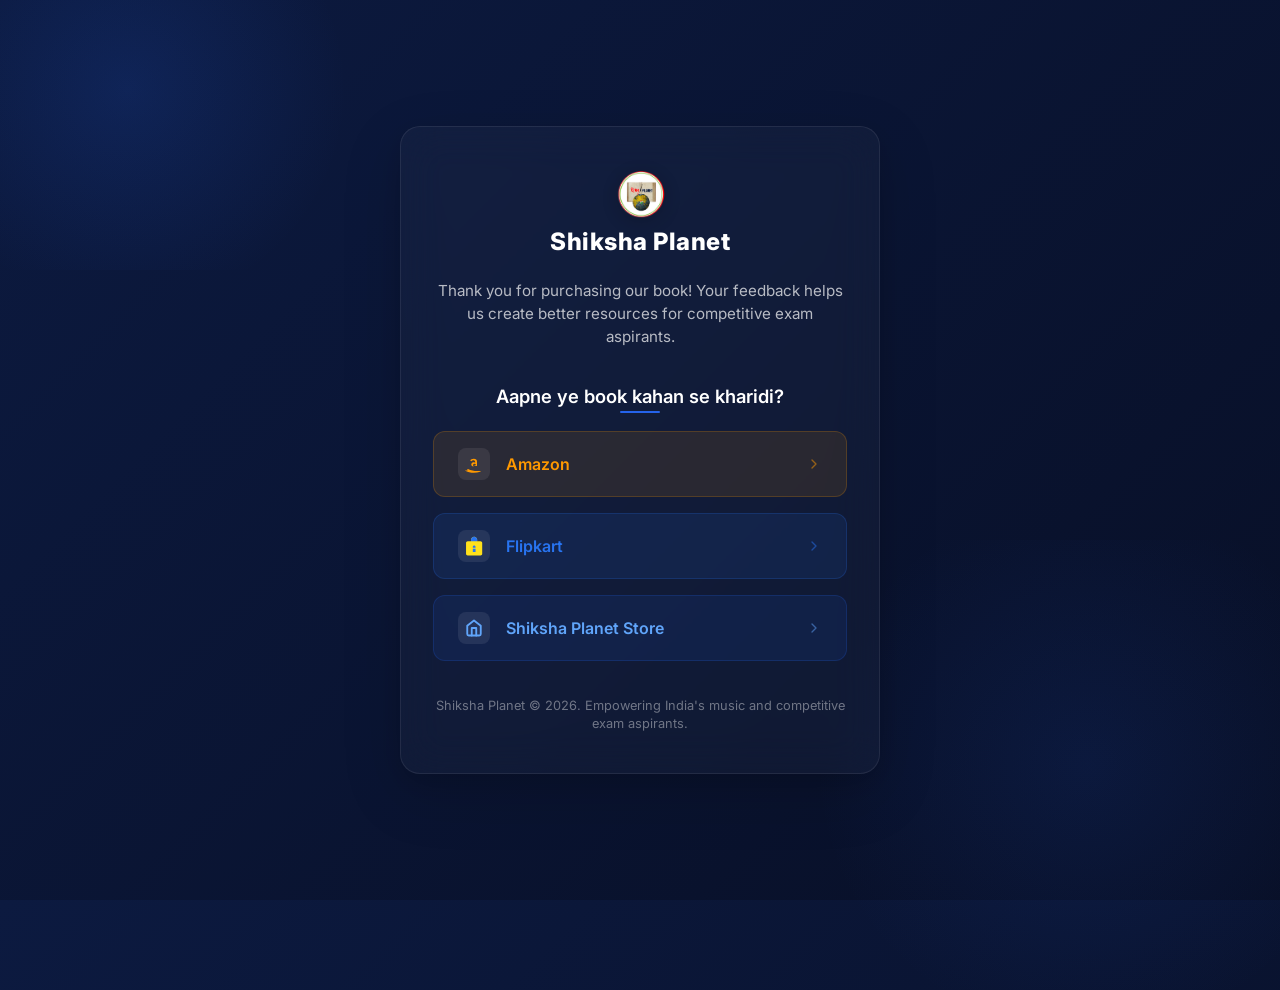
<file: rate-us/index.html>
<!DOCTYPE html>
<html lang="en">
<head>
  <meta charset="UTF-8">
  <meta name="viewport" content="width=device-width, initial-scale=1.0">
  <title>Rate Us | Shiksha Planet</title>
  <meta name="description" content="Choose the platform where you purchased your Shiksha Planet book to rate and review it." />
  <link rel="preconnect" href="https://fonts.googleapis.com">
  <link rel="preconnect" href="https://fonts.gstatic.com" crossorigin>
  <link href="https://fonts.googleapis.com/css2?family=Inter:wght@400;500;600;700;800&display=swap" rel="stylesheet">
  
  <style>
    :root {
      --blue-950: #0c1a40;
      --blue-900: #0f2257;
      --blue-600: #2563eb;
      --white: #ffffff;
      --gray-100: #f1f5f9;
      --gray-200: #e2e8f0;
      --gray-700: #334155;
      
      --shadow-lg: 0 10px 40px rgba(0,0,0,0.12), 0 4px 16px rgba(0,0,0,0.08);
      --shadow-xl: 0 20px 60px rgba(0,0,0,0.15), 0 8px 24px rgba(0,0,0,0.1);
      
      --radius-lg: 20px;
      --radius-md: 12px;
      
      --transition: all 0.3s cubic-bezier(0.4, 0, 0.2, 1);
    }

    * {
      box-sizing: border-box;
      margin: 0;
      padding: 0;
    }

    body {
      font-family: 'Inter', sans-serif;
      background: linear-gradient(135deg, var(--blue-950) 0%, #080f26 100%);
      color: var(--white);
      min-height: 100vh;
      display: flex;
      flex-direction: column;
      align-items: center;
      justify-content: center;
      padding: 24px;
      overflow-x: hidden;
    }

    /* Background glow decorations */
    .bg-glow-1 {
      position: absolute;
      top: -10%;
      left: -10%;
      width: 40%;
      height: 40%;
      background: radial-gradient(circle, rgba(37, 99, 235, 0.15) 0%, rgba(0,0,0,0) 70%);
      pointer-events: none;
      z-index: 1;
    }

    .bg-glow-2 {
      position: absolute;
      bottom: -10%;
      right: -10%;
      width: 50%;
      height: 50%;
      background: radial-gradient(circle, rgba(37, 99, 235, 0.1) 0%, rgba(0,0,0,0) 70%);
      pointer-events: none;
      z-index: 1;
    }

    .container {
      width: 100%;
      max-width: 480px;
      background: rgba(255, 255, 255, 0.03);
      backdrop-filter: blur(20px);
      -webkit-backdrop-filter: blur(20px);
      border: 1px solid rgba(255, 255, 255, 0.08);
      border-radius: var(--radius-lg);
      padding: 40px 32px;
      box-shadow: var(--shadow-xl);
      text-align: center;
      position: relative;
      z-index: 10;
      animation: fadeInUp 0.6s ease-out;
    }

    @keyframes fadeInUp {
      from {
        opacity: 0;
        transform: translateY(20px);
      }
      to {
        opacity: 1;
        transform: translateY(0);
      }
    }

    .logo-container {
      margin-bottom: 24px;
    }

    .logo-img {
      height: 56px;
      width: auto;
      filter: drop-shadow(0 4px 8px rgba(0,0,0,0.2));
    }

    .brand-name {
      font-size: 1.5rem;
      font-weight: 800;
      color: var(--white);
      letter-spacing: 0.5px;
      margin-bottom: 8px;
    }

    .subtitle {
      color: rgba(255, 255, 255, 0.7);
      font-size: 0.95rem;
      margin-bottom: 36px;
      line-height: 1.5;
    }

    .question-title {
      font-size: 1.15rem;
      font-weight: 600;
      color: var(--white);
      margin-bottom: 24px;
      position: relative;
      display: inline-block;
    }

    .question-title::after {
      content: '';
      position: absolute;
      bottom: -6px;
      left: 50%;
      transform: translateX(-50%);
      width: 40px;
      height: 2px;
      background: var(--blue-600);
      border-radius: 2px;
    }

    .button-stack {
      display: flex;
      flex-direction: column;
      gap: 16px;
    }

    .platform-btn {
      display: flex;
      align-items: center;
      justify-content: flex-start;
      padding: 16px 24px;
      border-radius: var(--radius-md);
      text-decoration: none;
      font-weight: 600;
      font-size: 1rem;
      transition: var(--transition);
      border: 1px solid rgba(255, 255, 255, 0.05);
      position: relative;
      overflow: hidden;
    }

    .platform-btn::before {
      content: '';
      position: absolute;
      top: 0;
      left: 0;
      width: 100%;
      height: 100%;
      background: rgba(255, 255, 255, 0.02);
      opacity: 0;
      transition: var(--transition);
    }

    .platform-btn:hover::before {
      opacity: 1;
    }

    .platform-btn:hover {
      transform: translateY(-3px);
      box-shadow: 0 8px 20px rgba(0,0,0,0.3);
    }

    .icon-container {
      width: 32px;
      height: 32px;
      display: flex;
      align-items: center;
      justify-content: center;
      margin-right: 16px;
      border-radius: 8px;
      background: rgba(255,255,255,0.08);
      flex-shrink: 0;
    }

    /* Amazon Button Styles */
    .btn-amazon {
      background: rgba(255, 153, 0, 0.1);
      color: #ff9900;
      border-color: rgba(255, 153, 0, 0.2);
    }
    .btn-amazon:hover {
      background: #ff9900;
      color: #111;
      border-color: #ff9900;
    }
    .btn-amazon:hover .icon-container {
      background: rgba(0, 0, 0, 0.15);
    }

    /* Flipkart Button Styles */
    .btn-flipkart {
      background: rgba(40, 116, 240, 0.1);
      color: #2874f0;
      border-color: rgba(40, 116, 240, 0.2);
    }
    .btn-flipkart:hover {
      background: #2874f0;
      color: var(--white);
      border-color: #2874f0;
    }
    .btn-flipkart:hover .icon-container {
      background: rgba(255, 255, 255, 0.2);
    }

    /* Shiksha Planet Store Button Styles */
    .btn-store {
      background: rgba(37, 99, 235, 0.1);
      color: #60a5fa;
      border-color: rgba(37, 99, 235, 0.2);
    }
    .btn-store:hover {
      background: var(--blue-600);
      color: var(--white);
      border-color: var(--blue-600);
    }
    .btn-store:hover .icon-container {
      background: rgba(255, 255, 255, 0.2);
    }

    .arrow-icon {
      margin-left: auto;
      opacity: 0.5;
      transition: var(--transition);
    }

    .platform-btn:hover .arrow-icon {
      transform: translateX(4px);
      opacity: 1;
    }

    .footer-text {
      margin-top: 36px;
      font-size: 0.8rem;
      color: rgba(255, 255, 255, 0.4);
      line-height: 1.4;
    }

    @media (max-width: 480px) {
      .container {
        padding: 32px 20px;
      }
      .brand-name {
        font-size: 1.35rem;
      }
    }
  </style>
</head>
<body>

  <div class="bg-glow-1"></div>
  <div class="bg-glow-2"></div>

  <div class="container">
    <div class="logo-container">
      <img class="logo-img" src="../images/logo.png" alt="Shiksha Planet Logo" onerror="this.style.display='none';">
      <div class="brand-name">Shiksha Planet</div>
    </div>
    
    <p class="subtitle">Thank you for purchasing our book! Your feedback helps us create better resources for competitive exam aspirants.</p>
    
    <div class="question-title">Aapne ye book kahan se kharidi?</div>
    
    <div class="button-stack">
      
      <!-- Amazon Link (Placeholder for now) -->
      <a href="https://www.amazon.in" target="_blank" rel="noopener noreferrer" class="platform-btn btn-amazon">
        <div class="icon-container">
          <svg width="22" height="22" viewBox="0 0 24 24" fill="currentColor">
            <path d="M12.273 10.153c-.767-.042-1.637.042-2.261.439-.594.38-1.02.996-1.02 1.895 0 1.258.85 2.052 1.95 2.052 1.348 0 2.14-.925 2.45-1.737v1.442h1.899V9.45c0-2.235-1.332-3.088-3.529-3.088-1.928 0-3.328.784-3.951 1.766l1.417.822c.425-.625.992-.995 1.984-.995 1.134 0 2.08.498 2.08 1.838v.442a12.637 12.637 0 0 0-3.019-.082zm.17 1.488a2.91 2.91 0 0 1 1.388.35v1.272c-.34.615-.992 1.053-1.73 1.053-.737 0-1.162-.439-1.162-1.182 0-.915.68-1.416 1.504-1.493zM2 19.141c4.542 2.476 10.957 3.393 16.592 1.42 1.05-.367.653-1.139-.283-1.02-3.882.493-8.868.04-12.78-2.091-.652-.355-1.133.407-.529 1.691z"/>
          </svg>
        </div>
        <span>Amazon</span>
        <svg class="arrow-icon" width="16" height="16" viewBox="0 0 24 24" fill="none" stroke="currentColor" stroke-width="2" stroke-linecap="round" stroke-linejoin="round">
          <polyline points="9 18 15 12 9 6"></polyline>
        </svg>
      </a>

      <!-- Flipkart Link (Placeholder for now) -->
      <a href="https://www.flipkart.com" target="_blank" rel="noopener noreferrer" class="platform-btn btn-flipkart">
        <div class="icon-container">
          <svg width="22" height="22" viewBox="0 0 24 24" fill="none">
            <path d="M19.12 6.84h-3.66V5.16c0-1.84-1.49-3.32-3.33-3.32S8.8 3.32 8.8 5.16v1.68H5.14c-1.01 0-1.83.82-1.83 1.83v11.83c0 1.01.82 1.83 1.83 1.83h13.98c1.01 0 1.83-.82 1.83-1.83V8.67c0-1.01-.82-1.83-1.83-1.83z" fill="#FFE11B"/>
            <path d="M12.13 1.84c-1.84 0-3.33 1.49-3.33 3.32v1.68h6.66V5.16c0-1.84-1.49-3.32-3.33-3.32z" fill="#2874F0"/>
            <path d="M12.2 11.5c-.8 0-1.5.7-1.5 1.5v1h3v-1c0-.8-.7-1.5-1.5-1.5zm-1.5 3.5v3.5h3V15h-3z" fill="#2874F0"/>
          </svg>
        </div>
        <span>Flipkart</span>
        <svg class="arrow-icon" width="16" height="16" viewBox="0 0 24 24" fill="none" stroke="currentColor" stroke-width="2" stroke-linecap="round" stroke-linejoin="round">
          <polyline points="9 18 15 12 9 6"></polyline>
        </svg>
      </a>

      <!-- Shiksha Planet Store Link -->
      <a href="https://store.shikshaplanet.in" target="_blank" rel="noopener noreferrer" class="platform-btn btn-store">
        <div class="icon-container">
          <svg width="18" height="18" viewBox="0 0 24 24" fill="none" stroke="currentColor" stroke-width="2.5" stroke-linecap="round" stroke-linejoin="round">
            <path d="M3 9l9-7 9 7v11a2 2 0 0 1-2 2H5a2 2 0 0 1-2-2z"></path>
            <polyline points="9 22 9 12 15 12 15 22"></polyline>
          </svg>
        </div>
        <span>Shiksha Planet Store</span>
        <svg class="arrow-icon" width="16" height="16" viewBox="0 0 24 24" fill="none" stroke="currentColor" stroke-width="2" stroke-linecap="round" stroke-linejoin="round">
          <polyline points="9 18 15 12 9 6"></polyline>
        </svg>
      </a>
      
    </div>
    
    <p class="footer-text">Shiksha Planet &copy; 2026. Empowering India's music and competitive exam aspirants.</p>
  </div>

</body>
</html>
</file>
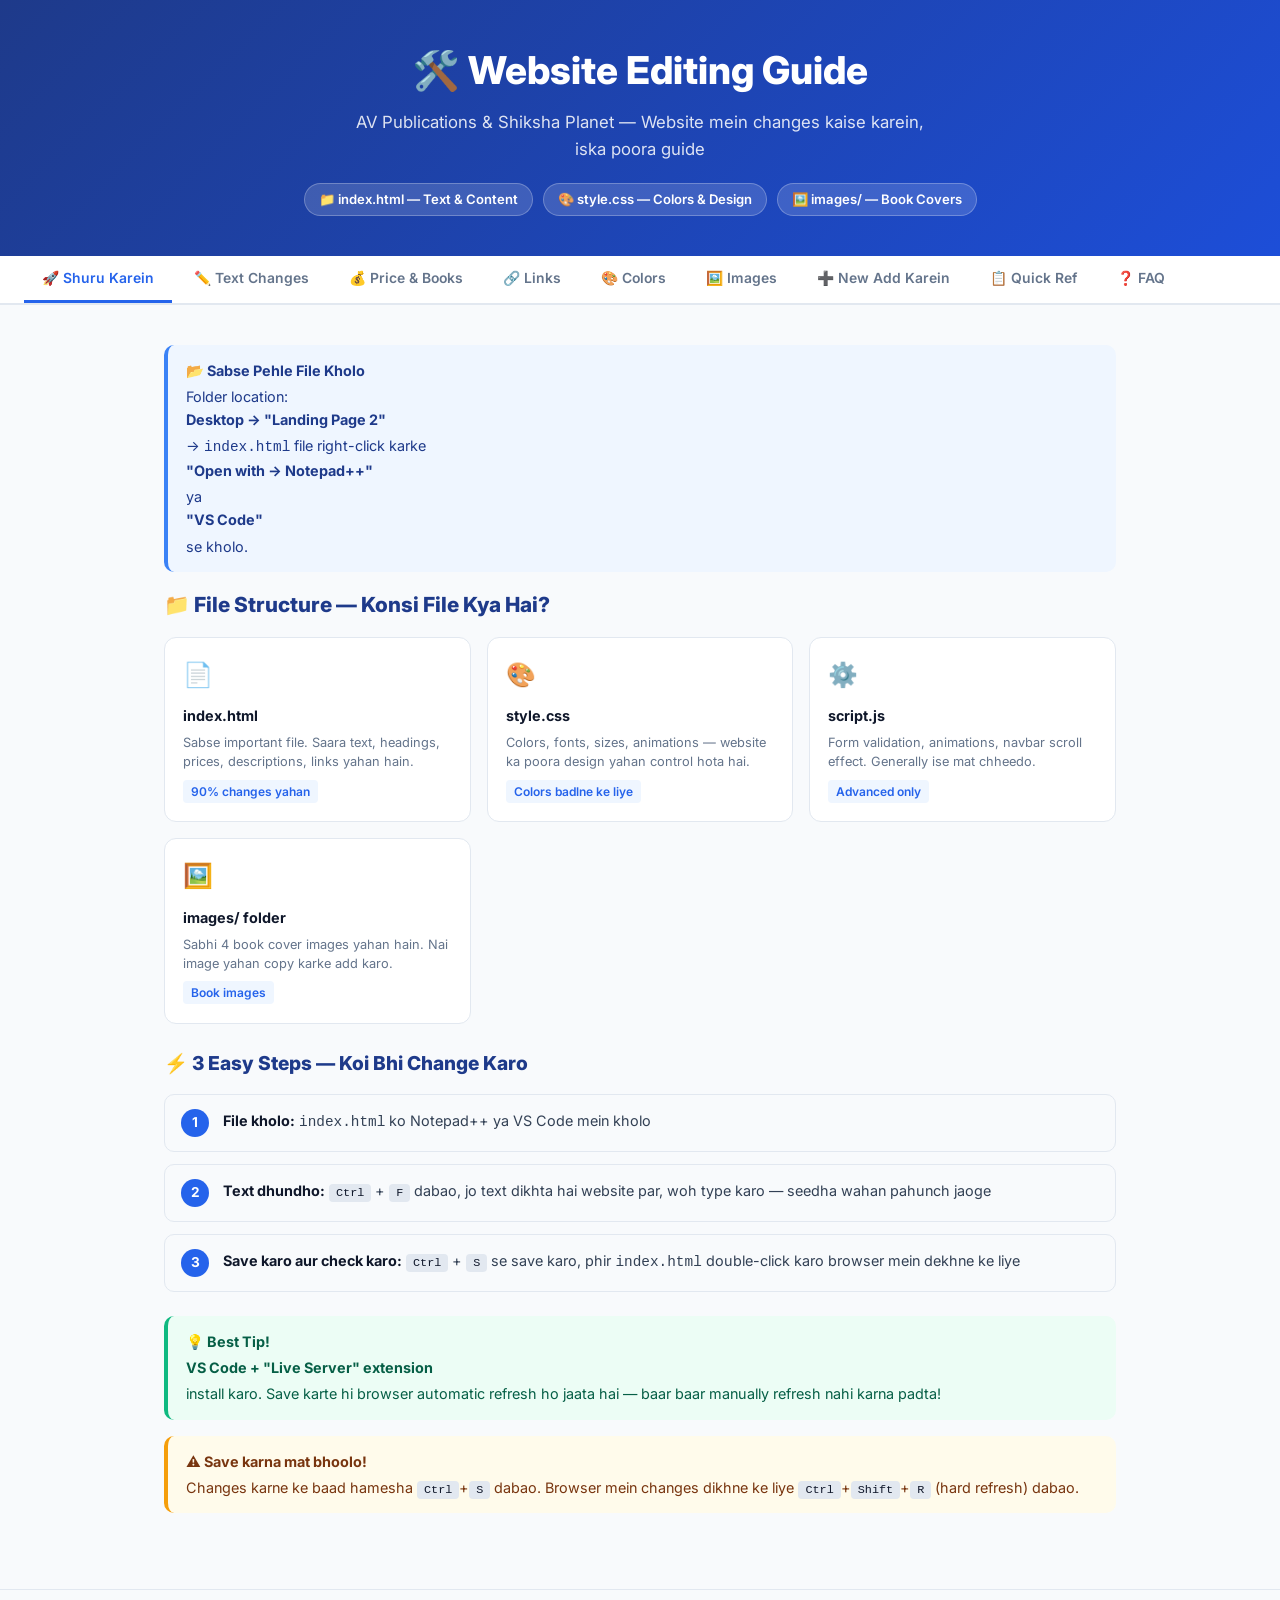
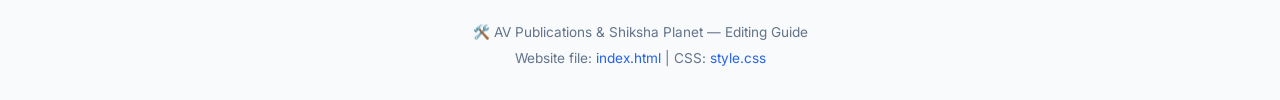
<file: HOW_TO_EDIT.html>
<!DOCTYPE html>
<html lang="hi">
<head>
  <meta charset="UTF-8" />
  <meta name="viewport" content="width=device-width, initial-scale=1.0" />
  <title>Website Editing Guide — AV Publications & Shiksha Planet</title>
  <link href="https://fonts.googleapis.com/css2?family=Inter:wght@400;500;600;700;800&display=swap" rel="stylesheet" />
  <style>
    :root {
      --blue: #1e3a8a;
      --blue-mid: #2563eb;
      --blue-light: #3b82f6;
      --blue-pale: #eff6ff;
      --green: #10b981;
      --green-pale: #ecfdf5;
      --orange: #f59e0b;
      --orange-pale: #fffbeb;
      --red: #ef4444;
      --red-pale: #fef2f2;
      --purple: #8b5cf6;
      --purple-pale: #f5f3ff;
      --gray-50: #f8fafc;
      --gray-100: #f1f5f9;
      --gray-200: #e2e8f0;
      --gray-500: #64748b;
      --gray-700: #334155;
      --gray-900: #0f172a;
      --white: #ffffff;
    }
    *, *::before, *::after { box-sizing: border-box; margin: 0; padding: 0; }
    html { scroll-behavior: smooth; }
    body {
      font-family: 'Inter', sans-serif;
      background: var(--gray-50);
      color: var(--gray-900);
      line-height: 1.6;
    }

    /* ── TOP HEADER ── */
    .top-header {
      background: linear-gradient(135deg, var(--blue) 0%, #1d4ed8 100%);
      color: white;
      padding: 40px 24px;
      text-align: center;
    }
    .top-header h1 {
      font-size: clamp(1.6rem, 4vw, 2.4rem);
      font-weight: 800;
      margin-bottom: 8px;
    }
    .top-header p {
      font-size: 1.05rem;
      opacity: 0.85;
      max-width: 600px;
      margin: 0 auto 20px;
    }
    .header-badges {
      display: flex;
      justify-content: center;
      flex-wrap: wrap;
      gap: 10px;
    }
    .hbadge {
      background: rgba(255,255,255,.15);
      border: 1px solid rgba(255,255,255,.25);
      padding: 5px 14px;
      border-radius: 100px;
      font-size: 0.82rem;
      font-weight: 600;
    }

    /* ── NAVIGATION TABS ── */
    .tab-nav {
      position: sticky;
      top: 0;
      z-index: 100;
      background: var(--white);
      border-bottom: 2px solid var(--gray-200);
      padding: 0 24px;
      display: flex;
      gap: 4px;
      overflow-x: auto;
      scrollbar-width: none;
    }
    .tab-nav::-webkit-scrollbar { display: none; }
    .tab-btn {
      padding: 14px 18px;
      font-size: 0.87rem;
      font-weight: 600;
      color: var(--gray-500);
      background: none;
      border: none;
      border-bottom: 3px solid transparent;
      cursor: pointer;
      white-space: nowrap;
      transition: all 0.2s;
      font-family: 'Inter', sans-serif;
    }
    .tab-btn:hover { color: var(--blue-mid); }
    .tab-btn.active {
      color: var(--blue-mid);
      border-bottom-color: var(--blue-mid);
    }

    /* ── MAIN LAYOUT ── */
    .container {
      max-width: 1000px;
      margin: 0 auto;
      padding: 40px 24px;
    }

    /* ── TAB PANELS ── */
    .tab-panel { display: none; }
    .tab-panel.active { display: block; }

    /* ── SECTION CARDS ── */
    .edit-section {
      background: var(--white);
      border: 1px solid var(--gray-200);
      border-radius: 16px;
      margin-bottom: 24px;
      overflow: hidden;
      box-shadow: 0 1px 4px rgba(0,0,0,.06);
    }
    .edit-section-header {
      display: flex;
      align-items: center;
      gap: 14px;
      padding: 20px 24px;
      border-bottom: 1px solid var(--gray-200);
      cursor: pointer;
      user-select: none;
      transition: background 0.15s;
    }
    .edit-section-header:hover { background: var(--gray-50); }
    .section-icon {
      width: 42px; height: 42px;
      border-radius: 10px;
      display: flex; align-items: center; justify-content: center;
      font-size: 1.3rem;
      flex-shrink: 0;
    }
    .edit-section-header h3 {
      flex: 1;
      font-size: 1.05rem;
      font-weight: 700;
      color: var(--gray-900);
    }
    .edit-section-header .line-tag {
      font-size: 0.75rem;
      font-weight: 600;
      background: var(--blue-pale);
      color: var(--blue-mid);
      padding: 3px 10px;
      border-radius: 100px;
      border: 1px solid #bfdbfe;
    }
    .chevron {
      font-size: 0.9rem;
      color: var(--gray-500);
      transition: transform 0.2s;
    }
    .edit-section.open .chevron { transform: rotate(180deg); }

    .edit-section-body {
      display: none;
      padding: 24px;
    }
    .edit-section.open .edit-section-body { display: block; }

    /* ── INFO BOXES ── */
    .info-box {
      padding: 14px 18px;
      border-radius: 10px;
      margin-bottom: 16px;
      font-size: 0.9rem;
      line-height: 1.6;
      border-left: 4px solid;
    }
    .info-box.tip { background: var(--green-pale); border-color: var(--green); color: #065f46; }
    .info-box.warn { background: var(--orange-pale); border-color: var(--orange); color: #78350f; }
    .info-box.danger { background: var(--red-pale); border-color: var(--red); color: #7f1d1d; }
    .info-box.info { background: var(--blue-pale); border-color: var(--blue-light); color: #1e3a8a; }
    .info-box strong { font-weight: 700; display: block; margin-bottom: 3px; }

    /* ── CODE BLOCKS ── */
    .code-wrap {
      position: relative;
      margin: 12px 0;
    }
    .code-label {
      font-size: 0.72rem;
      font-weight: 700;
      text-transform: uppercase;
      letter-spacing: .08em;
      color: var(--gray-500);
      margin-bottom: 4px;
    }
    .code-label.before { color: var(--red); }
    .code-label.after { color: var(--green); }
    pre {
      background: #0f172a;
      color: #e2e8f0;
      padding: 16px 18px;
      border-radius: 10px;
      font-size: 0.85rem;
      overflow-x: auto;
      line-height: 1.7;
      font-family: 'Consolas', 'Courier New', monospace;
    }
    pre .hl { color: #fbbf24; font-weight: bold; }  /* highlight */
    pre .green { color: #86efac; }
    pre .red { color: #fca5a5; }
    pre .comment { color: #64748b; font-style: italic; }
    pre .blue { color: #93c5fd; }

    .copy-btn {
      position: absolute;
      top: 28px; right: 10px;
      background: rgba(255,255,255,.1);
      color: #e2e8f0;
      border: 1px solid rgba(255,255,255,.2);
      padding: 5px 12px;
      border-radius: 6px;
      font-size: 0.75rem;
      cursor: pointer;
      font-family: 'Inter', sans-serif;
      transition: background 0.15s;
    }
    .copy-btn:hover { background: rgba(255,255,255,.2); }
    .copy-btn.copied { color: #86efac; border-color: #86efac; }

    /* ── STEP GUIDE ── */
    .steps { display: flex; flex-direction: column; gap: 12px; margin: 16px 0; }
    .step {
      display: flex;
      align-items: flex-start;
      gap: 14px;
      padding: 14px 16px;
      background: var(--gray-50);
      border-radius: 10px;
      border: 1px solid var(--gray-200);
    }
    .step-num {
      width: 28px; height: 28px;
      border-radius: 50%;
      background: var(--blue-mid);
      color: white;
      font-weight: 700;
      font-size: 0.85rem;
      display: flex; align-items: center; justify-content: center;
      flex-shrink: 0;
    }
    .step p { font-size: 0.9rem; color: var(--gray-700); }
    .step p strong { color: var(--gray-900); }
    kbd {
      background: var(--gray-200);
      color: var(--gray-900);
      padding: 2px 7px;
      border-radius: 4px;
      font-size: 0.82em;
      font-family: monospace;
      border: 1px solid var(--gray-300);
    }

    /* ── TABLE ── */
    .ref-table {
      width: 100%;
      border-collapse: collapse;
      font-size: 0.87rem;
    }
    .ref-table th {
      background: var(--blue);
      color: white;
      text-align: left;
      padding: 10px 14px;
      font-weight: 600;
    }
    .ref-table td {
      padding: 10px 14px;
      border-bottom: 1px solid var(--gray-200);
      color: var(--gray-700);
    }
    .ref-table tr:hover td { background: var(--blue-pale); }
    .ref-table .line-num {
      font-family: monospace;
      font-weight: 600;
      color: var(--blue-mid);
      background: var(--blue-pale);
      padding: 2px 8px;
      border-radius: 4px;
      white-space: nowrap;
    }

    /* ── SEARCH ── */
    .search-wrap {
      position: relative;
      margin-bottom: 20px;
    }
    .search-input {
      width: 100%;
      padding: 12px 16px 12px 40px;
      border: 2px solid var(--gray-200);
      border-radius: 10px;
      font-size: 0.95rem;
      font-family: 'Inter', sans-serif;
      outline: none;
      transition: border-color 0.2s;
    }
    .search-input:focus { border-color: var(--blue-light); }
    .search-icon {
      position: absolute;
      left: 12px;
      top: 50%;
      transform: translateY(-50%);
      color: var(--gray-500);
      pointer-events: none;
    }

    /* ── FAQ ── */
    .faq-item {
      border: 1px solid var(--gray-200);
      border-radius: 10px;
      margin-bottom: 10px;
      overflow: hidden;
    }
    .faq-q {
      padding: 14px 18px;
      font-weight: 600;
      cursor: pointer;
      display: flex;
      justify-content: space-between;
      align-items: center;
      background: var(--white);
      transition: background 0.15s;
      font-size: 0.93rem;
    }
    .faq-q:hover { background: var(--gray-50); }
    .faq-a {
      display: none;
      padding: 14px 18px;
      background: var(--gray-50);
      font-size: 0.88rem;
      color: var(--gray-700);
      border-top: 1px solid var(--gray-200);
      line-height: 1.7;
    }
    .faq-item.open .faq-a { display: block; }
    .faq-item.open .faq-q { background: var(--blue-pale); }

    /* ── QUICK EDIT CARD ── */
    .quick-edit-grid {
      display: grid;
      grid-template-columns: repeat(auto-fill, minmax(240px, 1fr));
      gap: 16px;
      margin-top: 16px;
    }
    .quick-card {
      background: var(--white);
      border: 1px solid var(--gray-200);
      border-radius: 12px;
      padding: 18px;
      transition: all 0.2s;
      cursor: default;
    }
    .quick-card:hover {
      border-color: var(--blue-light);
      box-shadow: 0 4px 16px rgba(37,99,235,.1);
      transform: translateY(-2px);
    }
    .quick-card .qc-icon { font-size: 1.5rem; margin-bottom: 10px; }
    .quick-card h4 { font-size: 0.9rem; font-weight: 700; margin-bottom: 6px; color: var(--gray-900); }
    .quick-card p { font-size: 0.8rem; color: var(--gray-500); line-height: 1.5; }
    .quick-card .qc-line {
      display: inline-block;
      margin-top: 8px;
      font-size: 0.75rem;
      font-weight: 600;
      background: var(--blue-pale);
      color: var(--blue-mid);
      padding: 2px 8px;
      border-radius: 4px;
    }

    /* ── FOOTER ── */
    .page-footer {
      text-align: center;
      padding: 32px 24px;
      color: var(--gray-500);
      font-size: 0.85rem;
      border-top: 1px solid var(--gray-200);
      margin-top: 20px;
    }
    .page-footer a { color: var(--blue-mid); text-decoration: none; }
    .page-footer a:hover { text-decoration: underline; }

    /* ── RESPONSIVE ── */
    @media (max-width: 640px) {
      .tab-btn { padding: 12px 12px; font-size: 0.8rem; }
      .container { padding: 24px 16px; }
      pre { font-size: 0.75rem; }
    }
  </style>
</head>
<body>

  <!-- ── HEADER ── -->
  <div class="top-header">
    <h1>🛠️ Website Editing Guide</h1>
    <p>AV Publications & Shiksha Planet — Website mein changes kaise karein, iska poora guide</p>
    <div class="header-badges">
      <span class="hbadge">📁 index.html — Text & Content</span>
      <span class="hbadge">🎨 style.css — Colors & Design</span>
      <span class="hbadge">🖼️ images/ — Book Covers</span>
    </div>
  </div>

  <!-- ── TABS ── -->
  <div class="tab-nav" role="tablist">
    <button class="tab-btn active" onclick="switchTab('start', this)" role="tab">🚀 Shuru Karein</button>
    <button class="tab-btn" onclick="switchTab('text', this)" role="tab">✏️ Text Changes</button>
    <button class="tab-btn" onclick="switchTab('price', this)" role="tab">💰 Price & Books</button>
    <button class="tab-btn" onclick="switchTab('links', this)" role="tab">🔗 Links</button>
    <button class="tab-btn" onclick="switchTab('colors', this)" role="tab">🎨 Colors</button>
    <button class="tab-btn" onclick="switchTab('images', this)" role="tab">🖼️ Images</button>
    <button class="tab-btn" onclick="switchTab('add', this)" role="tab">➕ New Add Karein</button>
    <button class="tab-btn" onclick="switchTab('ref', this)" role="tab">📋 Quick Ref</button>
    <button class="tab-btn" onclick="switchTab('faq', this)" role="tab">❓ FAQ</button>
  </div>

  <div class="container">

    <!-- ════════════════════════════════════
         TAB 1: SHURU KAREIN
    ════════════════════════════════════ -->
    <div class="tab-panel active" id="tab-start">

      <div class="info-box info">
        <strong>📂 Sabse Pehle File Kholo</strong>
        Folder location: <strong>Desktop → "Landing Page 2"</strong> → <code>index.html</code> file right-click karke
        <strong>"Open with → Notepad++"</strong> ya <strong>"VS Code"</strong> se kholo.
      </div>

      <h2 style="font-size:1.3rem;font-weight:800;margin-bottom:16px;color:#1e3a8a">📁 File Structure — Konsi File Kya Hai?</h2>

      <div class="quick-edit-grid">
        <div class="quick-card">
          <div class="qc-icon">📄</div>
          <h4>index.html</h4>
          <p>Sabse important file. Saara text, headings, prices, descriptions, links yahan hain.</p>
          <span class="qc-line">90% changes yahan</span>
        </div>
        <div class="quick-card">
          <div class="qc-icon">🎨</div>
          <h4>style.css</h4>
          <p>Colors, fonts, sizes, animations — website ka poora design yahan control hota hai.</p>
          <span class="qc-line">Colors badlne ke liye</span>
        </div>
        <div class="quick-card">
          <div class="qc-icon">⚙️</div>
          <h4>script.js</h4>
          <p>Form validation, animations, navbar scroll effect. Generally ise mat chheedo.</p>
          <span class="qc-line">Advanced only</span>
        </div>
        <div class="quick-card">
          <div class="qc-icon">🖼️</div>
          <h4>images/ folder</h4>
          <p>Sabhi 4 book cover images yahan hain. Nai image yahan copy karke add karo.</p>
          <span class="qc-line">Book images</span>
        </div>
      </div>

      <div style="margin:24px 0;">
        <h2 style="font-size:1.2rem;font-weight:800;margin-bottom:16px;color:#1e3a8a">⚡ 3 Easy Steps — Koi Bhi Change Karo</h2>
        <div class="steps">
          <div class="step">
            <div class="step-num">1</div>
            <p><strong>File kholo:</strong> <code>index.html</code> ko Notepad++ ya VS Code mein kholo</p>
          </div>
          <div class="step">
            <div class="step-num">2</div>
            <p><strong>Text dhundho:</strong> <kbd>Ctrl</kbd> + <kbd>F</kbd> dabao, jo text dikhta hai website par, woh type karo — seedha wahan pahunch jaoge</p>
          </div>
          <div class="step">
            <div class="step-num">3</div>
            <p><strong>Save karo aur check karo:</strong> <kbd>Ctrl</kbd> + <kbd>S</kbd> se save karo, phir <code>index.html</code> double-click karo browser mein dekhne ke liye</p>
          </div>
        </div>
      </div>

      <div class="info-box tip">
        <strong>💡 Best Tip!</strong>
        <strong>VS Code + "Live Server" extension</strong> install karo. Save karte hi browser automatic refresh ho jaata hai — baar baar manually refresh nahi karna padta!
      </div>

      <div class="info-box warn">
        <strong>⚠️ Save karna mat bhoolo!</strong>
        Changes karne ke baad hamesha <kbd>Ctrl</kbd>+<kbd>S</kbd> dabao. Browser mein changes dikhne ke liye <kbd>Ctrl</kbd>+<kbd>Shift</kbd>+<kbd>R</kbd> (hard refresh) dabao.
      </div>

    </div>

    <!-- ════════════════════════════════════
         TAB 2: TEXT CHANGES
    ════════════════════════════════════ -->
    <div class="tab-panel" id="tab-text">

      <!-- Brand Name -->
      <div class="edit-section open">
        <div class="edit-section-header" onclick="toggleSection(this)">
          <div class="section-icon" style="background:#eff6ff">🏷️</div>
          <h3>Brand Naam / Logo Text</h3>
          <span class="line-tag">Line 37–38 & 745–746</span>
          <span class="chevron">▼</span>
        </div>
        <div class="edit-section-body">
          <p style="margin-bottom:12px;color:#475569">Navbar aur Footer dono mein brand naam hai — <strong>dono jagah update karo.</strong></p>
          <div class="code-wrap">
            <div class="code-label before">⚠️ index.html — Line 37–38 (aur 745–746)</div>
            <pre><span class="comment">&lt;!-- Brand naam — yahan change karo: --&gt;</span>
&lt;span class="brand-main"&gt;<span class="hl">AV Publications</span>&lt;/span&gt;   <span class="comment">← Company naam</span>
&lt;span class="brand-sub"&gt;<span class="hl">Shiksha Planet</span>&lt;/span&gt;    <span class="comment">← Sub-brand</span></pre>
          </div>
        </div>
      </div>

      <!-- Hero Section -->
      <div class="edit-section">
        <div class="edit-section-header" onclick="toggleSection(this)">
          <div class="section-icon" style="background:#eff6ff">🌟</div>
          <h3>Hero Section (Main Banner)</h3>
          <span class="line-tag">Line 97–106</span>
          <span class="chevron">▼</span>
        </div>
        <div class="edit-section-body">
          <div class="code-wrap">
            <div class="code-label">index.html — Lines 97–106</div>
            <pre><span class="comment">&lt;!-- Green dot wala badge: --&gt;</span>
<span class="hl">India's #1 MCQ Masterbook Series</span>       <span class="comment">← Line 97</span>

<span class="comment">&lt;!-- Main headline (3 lines): --&gt;</span>
<span class="hl">Ace Every Exam with</span>                    <span class="comment">← Line 100</span>
&lt;span class="hero-gradient-text"&gt;<span class="hl">Shiksha Planet's</span>&lt;/span&gt;  <span class="comment">← Line 101</span>
<span class="hl">Masterbooks</span>                            <span class="comment">← Line 102</span>

<span class="comment">&lt;!-- Description: --&gt;</span>
<span class="hl">Thousands of curated MCQs, topic-wise...</span>  <span class="comment">← Line 105</span></pre>
          </div>
        </div>
      </div>

      <!-- Stats -->
      <div class="edit-section">
        <div class="edit-section-header" onclick="toggleSection(this)">
          <div class="section-icon" style="background:#ecfdf5">📊</div>
          <h3>Stats (50,000+ / 200+ / 10+ Yrs)</h3>
          <span class="line-tag">Line 126–137</span>
          <span class="chevron">▼</span>
        </div>
        <div class="edit-section-body">
          <div class="code-wrap">
            <div class="code-label">index.html — Lines 126–137</div>
            <pre>&lt;span class="stat-num"&gt;<span class="hl">50,000+</span>&lt;/span&gt;    <span class="comment">← Bada number</span>
&lt;span class="stat-label"&gt;<span class="hl">Students Served</span>&lt;/span&gt;

&lt;span class="stat-num"&gt;<span class="hl">200+</span>&lt;/span&gt;
&lt;span class="stat-label"&gt;<span class="hl">MCQ Topics</span>&lt;/span&gt;

&lt;span class="stat-num"&gt;<span class="hl">10+ Yrs</span>&lt;/span&gt;
&lt;span class="stat-label"&gt;<span class="hl">Excellence</span>&lt;/span&gt;</pre>
          </div>
        </div>
      </div>

      <!-- Trust Badges -->
      <div class="edit-section">
        <div class="edit-section-header" onclick="toggleSection(this)">
          <div class="section-icon" style="background:#fffbeb">🏅</div>
          <h3>Exam Badges Strip (UPSC, SSC, etc.)</h3>
          <span class="line-tag">Line 154–161</span>
          <span class="chevron">▼</span>
        </div>
        <div class="edit-section-body">
          <div class="code-wrap">
            <div class="code-label">index.html — Lines 154–161</div>
            <pre>&lt;span class="trust-badge"&gt;<span class="hl">UPSC</span>&lt;/span&gt;
&lt;span class="trust-badge"&gt;<span class="hl">SSC CGL</span>&lt;/span&gt;
&lt;span class="trust-badge"&gt;<span class="hl">UGC NET</span>&lt;/span&gt;
<span class="comment">&lt;!-- Naya badge add karna ho: --&gt;</span>
&lt;span class="trust-badge"&gt;<span class="green">NAYA EXAM</span>&lt;/span&gt;</pre>
          </div>
        </div>
      </div>

      <!-- About -->
      <div class="edit-section">
        <div class="edit-section-header" onclick="toggleSection(this)">
          <div class="section-icon" style="background:#f5f3ff">ℹ️</div>
          <h3>About Us Section</h3>
          <span class="line-tag">Line 217–249</span>
          <span class="chevron">▼</span>
        </div>
        <div class="edit-section-body">
          <div class="code-wrap">
            <div class="code-label">index.html</div>
            <pre><span class="comment">&lt;!-- Heading (Line 217): --&gt;</span>
&lt;h2&gt;<span class="hl">Empowering Aspirants&lt;br/&gt;Since Day One</span>&lt;/h2&gt;

<span class="comment">&lt;!-- Description (Lines 218–223): --&gt;</span>
&lt;p&gt;<span class="hl">AV Publications &amp; Shiksha Planet is a...</span>&lt;/p&gt;

<span class="comment">&lt;!-- 3 Pillars (Lines 228, 235, 242): --&gt;</span>
&lt;strong&gt;<span class="hl">Practice-Driven</span>&lt;/strong&gt;
&lt;p&gt;<span class="hl">Thousands of curated MCQs...</span>&lt;/p&gt;</pre>
          </div>
        </div>
      </div>

      <!-- Testimonials -->
      <div class="edit-section">
        <div class="edit-section-header" onclick="toggleSection(this)">
          <div class="section-icon" style="background:#fef2f2">⭐</div>
          <h3>Student Reviews / Testimonials</h3>
          <span class="line-tag">Line 554–586</span>
          <span class="chevron">▼</span>
        </div>
        <div class="edit-section-body">
          <div class="code-wrap">
            <div class="code-label">index.html — Ek review ka structure</div>
            <pre>&lt;blockquote class="testi-card"&gt;
  &lt;p&gt;"<span class="hl">Aapka review text yahan</span>"&lt;/p&gt;
  &lt;footer&gt;
    &lt;div class="testi-avatar"&gt;<span class="hl">R</span>&lt;/div&gt;  <span class="comment">← Naam ka pehla letter</span>
    &lt;div&gt;
      &lt;strong&gt;<span class="hl">Rahul Sharma</span>&lt;/strong&gt;
      &lt;span&gt;<span class="hl">UGC NET Music Qualifier</span>&lt;/span&gt;
    &lt;/div&gt;
  &lt;/footer&gt;
&lt;/blockquote&gt;</pre>
          </div>
          <div class="info-box tip">
            <strong>Naya review add karna:</strong> Yeh poora block copy karo aur line 587 ke pehle paste karo (closing &lt;/div&gt; se pehle).
          </div>
        </div>
      </div>

      <!-- Contact form -->
      <div class="edit-section">
        <div class="edit-section-header" onclick="toggleSection(this)">
          <div class="section-icon" style="background:#f0fdf4">📧</div>
          <h3>Contact / Email Info</h3>
          <span class="line-tag">Line 679</span>
          <span class="chevron">▼</span>
        </div>
        <div class="edit-section-body">
          <div class="code-wrap">
            <div class="code-label">index.html — Line 679</div>
            <pre>&lt;span&gt;<span class="hl">contact@shikshaplanet.in</span>&lt;/span&gt;
<span class="comment">← Yahan apna email daal do</span></pre>
          </div>
        </div>
      </div>

    </div>

    <!-- ════════════════════════════════════
         TAB 3: PRICE & BOOKS
    ════════════════════════════════════ -->
    <div class="tab-panel" id="tab-price">

      <div class="info-box info">
        <strong>📌 Shortcut:</strong>
        index.html mein <kbd>Ctrl</kbd>+<kbd>F</kbd> dabao aur <strong>"price-curr"</strong> type karo — seedha price wale sections mil jaayenge.
      </div>

      <div class="edit-section open">
        <div class="edit-section-header" onclick="toggleSection(this)">
          <div class="section-icon" style="background:#eff6ff">📚</div>
          <h3>Book 1 — MUSIC MCQs Masterbook</h3>
          <span class="line-tag">Line 276–284</span>
          <span class="chevron">▼</span>
        </div>
        <div class="edit-section-body">
          <div class="code-wrap">
            <div class="code-label">index.html</div>
            <pre>&lt;h3 class="product-title"&gt;<span class="hl">MUSIC MCQs Masterbook</span>&lt;/h3&gt;   <span class="comment">← Line 276</span>
&lt;p class="product-desc"&gt;<span class="hl">1000+ topic-wise MCQs...</span>&lt;/p&gt;    <span class="comment">← Line 277</span>
&lt;span class="price-curr"&gt;<span class="hl">₹399</span>&lt;/span&gt;   <span class="comment">← Selling price (Line 280)</span>
&lt;span class="price-old"&gt;<span class="hl">₹599</span>&lt;/span&gt;    <span class="comment">← Old/cut price (Line 281)</span>
&lt;span class="price-discount"&gt;<span class="hl">33% OFF</span>&lt;/span&gt;  <span class="comment">← Discount text (Line 282)</span>

<span class="comment">&lt;!-- Badge text — Line 269: --&gt;</span>
&lt;div class="product-badge"&gt;<span class="hl">Bestseller</span>&lt;/div&gt;</pre>
          </div>
        </div>
      </div>

      <div class="edit-section">
        <div class="edit-section-header" onclick="toggleSection(this)">
          <div class="section-icon" style="background:#fff5f5">📖</div>
          <h3>Book 2 — History MCQs Masterbook</h3>
          <span class="line-tag">Line 298–306</span>
          <span class="chevron">▼</span>
        </div>
        <div class="edit-section-body">
          <div class="code-wrap">
            <div class="code-label">index.html</div>
            <pre>&lt;h3 class="product-title"&gt;<span class="hl">History MCQs Masterbook</span>&lt;/h3&gt;
&lt;span class="price-curr"&gt;<span class="hl">₹349</span>&lt;/span&gt;
&lt;span class="price-old"&gt;<span class="hl">₹499</span>&lt;/span&gt;
&lt;span class="price-discount"&gt;<span class="hl">30% OFF</span>&lt;/span&gt;
&lt;div class="product-badge product-badge--new"&gt;<span class="hl">New Edition</span>&lt;/div&gt;</pre>
          </div>
        </div>
      </div>

      <div class="edit-section">
        <div class="edit-section-header" onclick="toggleSection(this)">
          <div class="section-icon" style="background:#f0fff4">🌍</div>
          <h3>Book 3 — GK & Current Affairs Masterbook</h3>
          <span class="line-tag">Line 320–328</span>
          <span class="chevron">▼</span>
        </div>
        <div class="edit-section-body">
          <div class="code-wrap">
            <div class="code-label">index.html</div>
            <pre>&lt;h3 class="product-title"&gt;<span class="hl">GK &amp; Current Affairs Masterbook</span>&lt;/h3&gt;
&lt;span class="price-curr"&gt;<span class="hl">₹299</span>&lt;/span&gt;
&lt;span class="price-old"&gt;<span class="hl">₹449</span>&lt;/span&gt;
&lt;span class="price-discount"&gt;<span class="hl">33% OFF</span>&lt;/span&gt;
&lt;div class="product-badge product-badge--hot"&gt;<span class="hl">Hot Pick</span>&lt;/div&gt;</pre>
          </div>
        </div>
      </div>

      <div class="edit-section">
        <div class="edit-section-header" onclick="toggleSection(this)">
          <div class="section-icon" style="background:#fffbeb">📜</div>
          <h3>Book 4 — Hindi Literature MCQs Masterbook</h3>
          <span class="line-tag">Line 341–348</span>
          <span class="chevron">▼</span>
        </div>
        <div class="edit-section-body">
          <div class="code-wrap">
            <div class="code-label">index.html</div>
            <pre>&lt;h3 class="product-title"&gt;<span class="hl">Hindi Literature MCQs Masterbook</span>&lt;/h3&gt;
&lt;span class="price-curr"&gt;<span class="hl">₹379</span>&lt;/span&gt;
&lt;span class="price-old"&gt;<span class="hl">₹549</span>&lt;/span&gt;
&lt;span class="price-discount"&gt;<span class="hl">31% OFF</span>&lt;/span&gt;</pre>
          </div>
        </div>
      </div>

      <div class="edit-section">
        <div class="edit-section-header" onclick="toggleSection(this)">
          <div class="section-icon" style="background:#f5f3ff">📋</div>
          <h3>Form mein Book Options badlna</h3>
          <span class="line-tag">Line 619–626</span>
          <span class="chevron">▼</span>
        </div>
        <div class="edit-section-body">
          <div class="code-wrap">
            <div class="code-label">index.html — Dropdown options</div>
            <pre>&lt;select id="formSubject"&gt;
  &lt;option value="music"&gt;<span class="hl">MUSIC MCQs Masterbook</span>&lt;/option&gt;
  &lt;option value="history"&gt;<span class="hl">History MCQs Masterbook</span>&lt;/option&gt;
  <span class="comment">&lt;!-- Naya option add karna: --&gt;</span>
  &lt;option value="science"&gt;<span class="green">Science MCQs Masterbook</span>&lt;/option&gt;
&lt;/select&gt;</pre>
          </div>
        </div>
      </div>

    </div>

    <!-- ════════════════════════════════════
         TAB 4: LINKS
    ════════════════════════════════════ -->
    <div class="tab-panel" id="tab-links">

      <div class="info-box info">
        <strong>🔍 Easy Tarika:</strong> index.html mein <kbd>Ctrl</kbd>+<kbd>H</kbd> (Find & Replace) use karo — purana URL daalo, naya URL daalo, "Replace All" karo. Ek click mein saari jagah change!
      </div>

      <div class="edit-section open">
        <div class="edit-section-header" onclick="toggleSection(this)">
          <div class="section-icon" style="background:#dcfce7">📱</div>
          <h3>WhatsApp Number Badlna</h3>
          <span class="line-tag">4 jagah hai</span>
          <span class="chevron">▼</span>
        </div>
        <div class="edit-section-body">
          <p style="margin-bottom:12px;color:#475569">File mein <strong>4 jagah</strong> WhatsApp link hai. Ctrl+H se ek baar mein sab replace karo:</p>
          <div class="code-wrap">
            <div class="code-label before">Dhundho (Find what):</div>
            <pre>wa.me/<span class="red">919005102878</span></pre>
          </div>
          <div class="code-wrap">
            <div class="code-label after">Replace karo (Replace with):</div>
            <pre>wa.me/<span class="green">91AAPKAANAUMBER</span></pre>
          </div>
          <div class="info-box warn">
            <strong>Country code:</strong> India ke liye <strong>91</strong> lagata hai, phir 10-digit mobile number (bina 0 ke).
            <br>Example: 9876543210 → <code>wa.me/919876543210</code>
          </div>
          <div class="info-box tip">
            <strong>WhatsApp message bhi change kar sakte ho:</strong><br>
            <code>?text=Hello%20Shiksha%20Planet...</code> mein apna custom message likhо.
            Spaces ki jagah <code>%20</code> use karo.
          </div>
        </div>
      </div>

      <div class="edit-section">
        <div class="edit-section-header" onclick="toggleSection(this)">
          <div class="section-icon" style="background:#fff0f0">▶️</div>
          <h3>YouTube Channel Link Badlna</h3>
          <span class="line-tag">3 jagah hai</span>
          <span class="chevron">▼</span>
        </div>
        <div class="edit-section-body">
          <div class="code-wrap">
            <div class="code-label">Ctrl+H se replace karo:</div>
            <pre><span class="comment">Find:    </span>youtube.com/@<span class="red">sangeetplanet</span>
<span class="comment">Replace: </span>youtube.com/@<span class="green">AAPKACHANNEL</span></pre>
          </div>
          <p style="font-size:0.88rem;color:#475569;margin-top:8px">Handle text bhi update karo (line 470): <code>&lt;span class="social-handle"&gt;@sangeetplanet&lt;/span&gt;</code></p>
        </div>
      </div>

      <div class="edit-section">
        <div class="edit-section-header" onclick="toggleSection(this)">
          <div class="section-icon" style="background:#fdf0ff">📸</div>
          <h3>Instagram Link Badlna</h3>
          <span class="line-tag">3 jagah hai</span>
          <span class="chevron">▼</span>
        </div>
        <div class="edit-section-body">
          <div class="code-wrap">
            <div class="code-label">Ctrl+H se replace karo:</div>
            <pre><span class="comment">Find:    </span>instagram.com/<span class="red">shikshaplanet.in</span>
<span class="comment">Replace: </span>instagram.com/<span class="green">AAPKAID</span></pre>
          </div>
        </div>
      </div>

      <div class="edit-section">
        <div class="edit-section-header" onclick="toggleSection(this)">
          <div class="section-icon" style="background:#eff6ff">🌐</div>
          <h3>Main Portal / Website Link Badlna</h3>
          <span class="line-tag">15+ jagah hai</span>
          <span class="chevron">▼</span>
        </div>
        <div class="edit-section-body">
          <div class="code-wrap">
            <div class="code-label">Ctrl+H se replace karo:</div>
            <pre><span class="comment">Find:    </span>www.shikshaplanet.in
<span class="comment">Replace: </span>www.<span class="green">AAPKIWEBSITE.com</span></pre>
          </div>
        </div>
      </div>

      <div class="edit-section">
        <div class="edit-section-header" onclick="toggleSection(this)">
          <div class="section-icon" style="background:#fffbeb">🛒</div>
          <h3>Book "Buy Now" Links Badlna</h3>
          <span class="line-tag">Line 284, 306, 328, 349</span>
          <span class="chevron">▼</span>
        </div>
        <div class="edit-section-body">
          <div class="code-wrap">
            <div class="code-label">index.html — Har book ke liye alag link set kar sakte ho</div>
            <pre><span class="comment">&lt;!-- Book 1 (Line 284): --&gt;</span>
&lt;a href="<span class="hl">https://www.shikshaplanet.in/music-book</span>" ...&gt;Buy Now&lt;/a&gt;

<span class="comment">&lt;!-- Book 2 (Line 306): --&gt;</span>
&lt;a href="<span class="hl">https://www.shikshaplanet.in/history-book</span>" ...&gt;Buy Now&lt;/a&gt;</pre>
          </div>
        </div>
      </div>

    </div>

    <!-- ════════════════════════════════════
         TAB 5: COLORS
    ════════════════════════════════════ -->
    <div class="tab-panel" id="tab-colors">

      <div class="info-box info">
        <strong>📁 File:</strong> style.css kholo → sabse upar `:root { }` section dhundho (Line 1–25)
      </div>

      <div class="edit-section open">
        <div class="edit-section-header" onclick="toggleSection(this)">
          <div class="section-icon" style="background:#eff6ff">🎨</div>
          <h3>Main Color Variables (CSS Root)</h3>
          <span class="line-tag">style.css Line 1–25</span>
          <span class="chevron">▼</span>
        </div>
        <div class="edit-section-body">
          <div class="code-wrap">
            <div class="code-label">style.css — :root section</div>
            <pre>:root {
  <span class="comment">/* ── MAIN BLUE SHADES ── */</span>
  --blue-950: <span class="hl">#0c1a40</span>;   <span class="comment">← Navbar/Footer background (sabse dark)</span>
  --blue-900: <span class="hl">#0f2257</span>;   <span class="comment">← Hero section background</span>
  --blue-800: <span class="hl">#1e3a8a</span>;   <span class="comment">← Buttons, accents</span>
  --blue-700: <span class="hl">#1d4ed8</span>;   <span class="comment">← Primary button color</span>
  --blue-600: <span class="hl">#2563eb</span>;   <span class="comment">← Hover states</span>
  --blue-500: <span class="hl">#3b82f6</span>;   <span class="comment">← Light blue accents</span>

  <span class="comment">/* ── YEH MAT BADLO (Official brand colors): ── */</span>
  --green-wa: <span class="green">#25D366</span>;  <span class="comment">← WhatsApp green</span>
  --yt-red:   <span class="red">#FF0000</span>;  <span class="comment">← YouTube red</span>
}</pre>
          </div>

          <div class="info-box tip">
            <strong>💡 Color Picker:</strong> Google mein "color picker" search karo — directly hex code milega. Jaise: <code>#1e3a8a</code> (dark blue)
          </div>

          <h4 style="margin:16px 0 8px;font-size:0.95rem">Popular Color Themes:</h4>
          <div class="quick-edit-grid" style="grid-template-columns:repeat(auto-fill,minmax(180px,1fr))">
            <div class="quick-card" style="border-color:#1e3a8a">
              <div style="height:32px;background:linear-gradient(135deg,#0c1a40,#3b82f6);border-radius:8px;margin-bottom:10px"></div>
              <h4>Deep Blue (Current)</h4>
              <p style="font-size:0.75rem"><code>#0c1a40 → #3b82f6</code></p>
            </div>
            <div class="quick-card" style="border-color:#14532d">
              <div style="height:32px;background:linear-gradient(135deg,#14532d,#22c55e);border-radius:8px;margin-bottom:10px"></div>
              <h4>Forest Green</h4>
              <p style="font-size:0.75rem"><code>#14532d → #22c55e</code></p>
            </div>
            <div class="quick-card" style="border-color:#7c2d12">
              <div style="height:32px;background:linear-gradient(135deg,#7c2d12,#f97316);border-radius:8px;margin-bottom:10px"></div>
              <h4>Deep Orange</h4>
              <p style="font-size:0.75rem"><code>#7c2d12 → #f97316</code></p>
            </div>
            <div class="quick-card" style="border-color:#4c1d95">
              <div style="height:32px;background:linear-gradient(135deg,#4c1d95,#a78bfa);border-radius:8px;margin-bottom:10px"></div>
              <h4>Royal Purple</h4>
              <p style="font-size:0.75rem"><code>#4c1d95 → #a78bfa</code></p>
            </div>
          </div>

          <div class="info-box warn">
            <strong>⚠️ Theme change karne ka tarika:</strong><br>
            style.css mein <kbd>Ctrl</kbd>+<kbd>H</kbd> use karo. Old color replace karo new color se.
            Jaise: Find <code>#0c1a40</code> → Replace <code>#14532d</code>.
            Phir baaki blue values bhi match karke change karo.
          </div>
        </div>
      </div>

      <div class="edit-section">
        <div class="edit-section-header" onclick="toggleSection(this)">
          <div class="section-icon" style="background:#fffbeb">🌟</div>
          <h3>Portal Button Color (Gold/Yellow)</h3>
          <span class="line-tag">style.css Line ~185</span>
          <span class="chevron">▼</span>
        </div>
        <div class="edit-section-body">
          <div class="code-wrap">
            <div class="code-label">style.css — .btn-portal</div>
            <pre>.btn-portal {
  background: linear-gradient(135deg, <span class="hl">#fbbf24</span>, <span class="hl">#f59e0b</span>);
  <span class="comment">← Yeh gold/yellow color hai. Badlna ho toh yeh hex codes change karo.</span>
}</pre>
          </div>
        </div>
      </div>

    </div>

    <!-- ════════════════════════════════════
         TAB 6: IMAGES
    ════════════════════════════════════ -->
    <div class="tab-panel" id="tab-images">

      <div class="info-box info">
        <strong>📁 Images Folder:</strong> <code>Landing Page 2 → images →</code> yahan sabhi book images hain.
      </div>

      <div class="edit-section open">
        <div class="edit-section-header" onclick="toggleSection(this)">
          <div class="section-icon" style="background:#eff6ff">🖼️</div>
          <h3>Existing Book Image Replace Karna</h3>
          <span class="chevron">▼</span>
        </div>
        <div class="edit-section-body">
          <div class="steps">
            <div class="step">
              <div class="step-num">1</div>
              <p><strong>Apni image prepare karo:</strong> PNG ya JPG format. Recommended size: <strong>400×550 px</strong> (book cover ratio).</p>
            </div>
            <div class="step">
              <div class="step-num">2</div>
              <p><strong>Rename karo:</strong> Exact same naam rakho jaise purani file ka tha. Jaise Book 1 ke liye naam: <code>music_mcq_book.png</code></p>
            </div>
            <div class="step">
              <div class="step-num">3</div>
              <p><strong>Copy karo:</strong> Nai image ko <code>images/</code> folder mein paste karo (overwrite karo purani file ko).</p>
            </div>
            <div class="step">
              <div class="step-num">4</div>
              <p><strong>Browser mein check karo:</strong> <kbd>Ctrl</kbd>+<kbd>Shift</kbd>+<kbd>R</kbd> se hard refresh karo.</p>
            </div>
          </div>

          <div class="code-wrap">
            <div class="code-label">Current image file names (images/ folder mein):</div>
            <pre>images/
├── <span class="hl">music_mcq_book.png</span>      ← Book 1
├── <span class="hl">history_mcq_book.png</span>    ← Book 2
├── <span class="hl">gk_book.png</span>             ← Book 3
└── <span class="hl">hindi_lit_book.png</span>      ← Book 4</pre>
          </div>
        </div>
      </div>

      <div class="edit-section">
        <div class="edit-section-header" onclick="toggleSection(this)">
          <div class="section-icon" style="background:#ecfdf5">📝</div>
          <h3>Alag Naam Wali Image Use Karna</h3>
          <span class="line-tag">index.html — Line 271, 293, 315, 336</span>
          <span class="chevron">▼</span>
        </div>
        <div class="edit-section-body">
          <p style="margin-bottom:12px;color:#475569">Agar aap naye naam se image add karna chahte ho toh index.html mein <code>src</code> attribute update karo:</p>
          <div class="code-wrap">
            <div class="code-label before">PEHLE (Line 271):</div>
            <pre>&lt;img src="images/<span class="red">music_mcq_book.png</span>" .../&gt;</pre>
          </div>
          <div class="code-wrap">
            <div class="code-label after">BAAD MEIN:</div>
            <pre>&lt;img src="images/<span class="green">meri_nai_image.png</span>" .../&gt;</pre>
          </div>
          <div class="info-box warn">
            <strong>⚠️ Case-sensitive:</strong> File naam exactly match karna chahiye — capital/small letters bhi same rakhein.
            <code>Music_Book.PNG</code> aur <code>music_book.png</code> alag hain!
          </div>
        </div>
      </div>

    </div>

    <!-- ════════════════════════════════════
         TAB 7: NEW ADD KAREIN
    ════════════════════════════════════ -->
    <div class="tab-panel" id="tab-add">

      <div class="edit-section open">
        <div class="edit-section-header" onclick="toggleSection(this)">
          <div class="section-icon" style="background:#ecfdf5">➕</div>
          <h3>Naya Book Card Add Karna</h3>
          <span class="line-tag">Line 353 ke baad paste karo</span>
          <span class="chevron">▼</span>
        </div>
        <div class="edit-section-body">
          <div class="steps">
            <div class="step">
              <div class="step-num">1</div>
              <p>Book ki image <code>images/</code> folder mein copy karo (jaise <code>science_book.png</code>)</p>
            </div>
            <div class="step">
              <div class="step-num">2</div>
              <p>index.html mein <code>id="productHindiMCQ"</code> dhundho (Ctrl+F se)</p>
            </div>
            <div class="step">
              <div class="step-num">3</div>
              <p>Us article block ke <strong>baad</strong> (aur closing <code>&lt;/div&gt;</code> se pehle) yeh code paste karo:</p>
            </div>
          </div>
          <div class="code-wrap">
            <div class="code-label">Naya Book Card — Copy aur Paste Karo:</div>
            <pre><span class="comment">&lt;!-- NAYA BOOK ↓ --&gt;</span>
&lt;article class="product-card" id="productScienceMCQ"&gt;
  &lt;div class="product-badge product-badge--new"&gt;<span class="hl">New Launch</span>&lt;/div&gt;
  &lt;div class="product-img-wrap"&gt;
    &lt;img src="images/<span class="hl">science_book.png</span>" 
         alt="Science MCQs Masterbook" 
         class="product-img" loading="lazy" /&gt;
    &lt;div class="product-img-glow"&gt;&lt;/div&gt;
  &lt;/div&gt;
  &lt;div class="product-info"&gt;
    &lt;div class="product-category"&gt;<span class="hl">Science · Competitive Exams</span>&lt;/div&gt;
    &lt;h3 class="product-title"&gt;<span class="hl">Science MCQs Masterbook</span>&lt;/h3&gt;
    &lt;p class="product-desc"&gt;<span class="hl">Apna description yahan likhein...</span>&lt;/p&gt;
    &lt;div class="product-footer"&gt;
      &lt;div class="product-price"&gt;
        &lt;span class="price-curr"&gt;<span class="hl">₹349</span>&lt;/span&gt;
        &lt;span class="price-old"&gt;<span class="hl">₹499</span>&lt;/span&gt;
        &lt;span class="price-discount"&gt;<span class="hl">30% OFF</span>&lt;/span&gt;
      &lt;/div&gt;
      &lt;a href="<span class="hl">https://www.shikshaplanet.in</span>" 
         target="_blank" rel="noopener noreferrer" 
         class="btn btn-buy"&gt;Buy Now&lt;/a&gt;
    &lt;/div&gt;
  &lt;/div&gt;
&lt;/article&gt;</pre>
            <button class="copy-btn" onclick="copyCode(this)">Copy</button>
          </div>
        </div>
      </div>

      <div class="edit-section">
        <div class="edit-section-header" onclick="toggleSection(this)">
          <div class="section-icon" style="background:#fffbeb">🔗</div>
          <h3>Navbar Mein Naya Menu Item Add Karna</h3>
          <span class="line-tag">Line 42–47</span>
          <span class="chevron">▼</span>
        </div>
        <div class="edit-section-body">
          <div class="code-wrap">
            <div class="code-label">index.html — Lines 42–47</div>
            <pre>&lt;nav class="nav-links"&gt;
  &lt;a href="#about" class="nav-link"&gt;About&lt;/a&gt;
  &lt;a href="#products" class="nav-link"&gt;Books&lt;/a&gt;
  &lt;a href="#community" class="nav-link"&gt;Community&lt;/a&gt;
  &lt;a href="#contact" class="nav-link"&gt;Contact&lt;/a&gt;
  <span class="comment">&lt;!-- Naya item add karo: --&gt;</span>
  &lt;a href="#<span class="green">section-id</span>" class="nav-link"&gt;<span class="green">Naya Item</span>&lt;/a&gt;
&lt;/nav&gt;</pre>
          </div>
          <div class="info-box warn">
            <strong>Mobile menu bhi update karo!</strong> Lines 68–72 mein bhi same change karo warna mobile par nahi dikhega.
          </div>
        </div>
      </div>

      <div class="edit-section">
        <div class="edit-section-header" onclick="toggleSection(this)">
          <div class="section-icon" style="background:#f5f3ff">🗑️</div>
          <h3>Koi Section Remove Karna</h3>
          <span class="chevron">▼</span>
        </div>
        <div class="edit-section-body">
          <div class="steps">
            <div class="step">
              <div class="step-num">1</div>
              <p>index.html mein us section ka <code>id</code> dhundho (Ctrl+F se). Jaise: <code>id="testimonials"</code></p>
            </div>
            <div class="step">
              <div class="step-num">2</div>
              <p>Opening tag dhundho: <code>&lt;section class="testimonials</code></p>
            </div>
            <div class="step">
              <div class="step-num">3</div>
              <p>Opening <code>&lt;section&gt;</code> se closing <code>&lt;/section&gt;</code> tak saara select karke <kbd>Delete</kbd> dabao</p>
            </div>
          </div>
          <div class="info-box tip">
            <strong>💡 VS Code Tip:</strong> Opening tag par click karo, phir Ctrl+Shift+K se poori section delete ho jaati hai.
          </div>
        </div>
      </div>

    </div>

    <!-- ════════════════════════════════════
         TAB 8: QUICK REF
    ════════════════════════════════════ -->
    <div class="tab-panel" id="tab-ref">

      <div class="search-wrap">
        <span class="search-icon">🔍</span>
        <input type="text" class="search-input" id="tableSearch" 
               placeholder="Search karo — jaise 'price', 'hero', 'youtube'..." 
               oninput="filterTable()" />
      </div>

      <div style="overflow-x:auto;border-radius:12px;border:1px solid #e2e8f0">
        <table class="ref-table" id="refTable">
          <thead>
            <tr>
              <th>Kya Badalna Hai</th>
              <th>File</th>
              <th>Line Number(s)</th>
              <th>Dhundho (Ctrl+F)</th>
            </tr>
          </thead>
          <tbody>
            <tr><td>Brand naam (main)</td><td>index.html</td><td><span class="line-num">37–38</span></td><td><code>brand-main</code></td></tr>
            <tr><td>Brand naam (footer)</td><td>index.html</td><td><span class="line-num">745–746</span></td><td><code>brand-main</code></td></tr>
            <tr><td>Hero badge text</td><td>index.html</td><td><span class="line-num">97</span></td><td><code>badge-dot</code></td></tr>
            <tr><td>Hero headline (Line 1)</td><td>index.html</td><td><span class="line-num">100</span></td><td><code>Ace Every Exam</code></td></tr>
            <tr><td>Hero gradient text</td><td>index.html</td><td><span class="line-num">101</span></td><td><code>hero-gradient-text</code></td></tr>
            <tr><td>Hero description</td><td>index.html</td><td><span class="line-num">105</span></td><td><code>hero-desc</code></td></tr>
            <tr><td>Stat 1 (50,000+)</td><td>index.html</td><td><span class="line-num">126–128</span></td><td><code>50,000+</code></td></tr>
            <tr><td>Stat 2 (200+)</td><td>index.html</td><td><span class="line-num">131–133</span></td><td><code>MCQ Topics</code></td></tr>
            <tr><td>Stat 3 (10+ Yrs)</td><td>index.html</td><td><span class="line-num">136–138</span></td><td><code>10+ Yrs</code></td></tr>
            <tr><td>Exam badges strip</td><td>index.html</td><td><span class="line-num">154–161</span></td><td><code>trust-badge</code></td></tr>
            <tr><td>About heading</td><td>index.html</td><td><span class="line-num">217</span></td><td><code>Empowering Aspirants</code></td></tr>
            <tr><td>About description</td><td>index.html</td><td><span class="line-num">218–223</span></td><td><code>about-desc</code></td></tr>
            <tr><td>Pillar 1 (Practice)</td><td>index.html</td><td><span class="line-num">228–230</span></td><td><code>Practice-Driven</code></td></tr>
            <tr><td>Pillar 2 (Exam)</td><td>index.html</td><td><span class="line-num">235–237</span></td><td><code>Exam-Focused</code></td></tr>
            <tr><td>Pillar 3 (Expert)</td><td>index.html</td><td><span class="line-num">242–244</span></td><td><code>Expert-Authored</code></td></tr>
            <tr><td><strong>Book 1 naam</strong></td><td>index.html</td><td><span class="line-num">276</span></td><td><code>MUSIC MCQs Masterbook</code></td></tr>
            <tr><td><strong>Book 1 price</strong></td><td>index.html</td><td><span class="line-num">280–282</span></td><td><code>₹399</code></td></tr>
            <tr><td><strong>Book 1 description</strong></td><td>index.html</td><td><span class="line-num">277</span></td><td><code>1000+ topic-wise</code></td></tr>
            <tr><td><strong>Book 2 naam</strong></td><td>index.html</td><td><span class="line-num">298</span></td><td><code>History MCQs</code></td></tr>
            <tr><td><strong>Book 2 price</strong></td><td>index.html</td><td><span class="line-num">302–304</span></td><td><code>₹349</code></td></tr>
            <tr><td><strong>Book 3 naam</strong></td><td>index.html</td><td><span class="line-num">320</span></td><td><code>GK & Current Affairs</code></td></tr>
            <tr><td><strong>Book 3 price</strong></td><td>index.html</td><td><span class="line-num">324–326</span></td><td><code>₹299</code></td></tr>
            <tr><td><strong>Book 4 naam</strong></td><td>index.html</td><td><span class="line-num">341</span></td><td><code>Hindi Literature</code></td></tr>
            <tr><td><strong>Book 4 price</strong></td><td>index.html</td><td><span class="line-num">345–347</span></td><td><code>₹379</code></td></tr>
            <tr><td>YouTube card text</td><td>index.html</td><td><span class="line-num">469–471</span></td><td><code>Subscribe on YouTube</code></td></tr>
            <tr><td>Instagram card text</td><td>index.html</td><td><span class="line-num">500–502</span></td><td><code>Follow us on Instagram</code></td></tr>
            <tr><td>Review 1 text</td><td>index.html</td><td><span class="line-num">556</span></td><td><code>testiRahul</code></td></tr>
            <tr><td>Review 2 text</td><td>index.html</td><td><span class="line-num">567</span></td><td><code>testiPriya</code></td></tr>
            <tr><td>Review 3 text</td><td>index.html</td><td><span class="line-num">578</span></td><td><code>testiAmit</code></td></tr>
            <tr><td>Contact form heading</td><td>index.html</td><td><span class="line-num">600</span></td><td><code>Send Us Your Query</code></td></tr>
            <tr><td>Form dropdown options</td><td>index.html</td><td><span class="line-num">619–626</span></td><td><code>formSubject</code></td></tr>
            <tr><td><strong>WhatsApp number</strong></td><td>index.html</td><td><span class="line-num">4 jagah</span></td><td><code>919005102878</code></td></tr>
            <tr><td>Email address</td><td>index.html</td><td><span class="line-num">679</span></td><td><code>contact@shiksha</code></td></tr>
            <tr><td>Footer tagline</td><td>index.html</td><td><span class="line-num">749</span></td><td><code>footer-tagline</code></td></tr>
            <tr><td><strong>Colors (all blues)</strong></td><td>style.css</td><td><span class="line-num">1–25</span></td><td><code>:root</code></td></tr>
            <tr><td>Portal button color</td><td>style.css</td><td><span class="line-num">~185</span></td><td><code>.btn-portal</code></td></tr>
          </tbody>
        </table>
      </div>
    </div>

    <!-- ════════════════════════════════════
         TAB 9: FAQ
    ════════════════════════════════════ -->
    <div class="tab-panel" id="tab-faq">

      <div class="faq-item">
        <div class="faq-q" onclick="toggleFaq(this)">
          Changes karne ke baad browser mein nahi dikh raha? <span>▼</span>
        </div>
        <div class="faq-a">
          <kbd>Ctrl</kbd>+<kbd>Shift</kbd>+<kbd>R</kbd> dabao (Hard Refresh). Yeh browser cache clear karke fresh version load karta hai. Agar phir bhi nahi dikh raha, file save hua hai ya nahi check karo (<kbd>Ctrl</kbd>+<kbd>S</kbd>).
        </div>
      </div>

      <div class="faq-item">
        <div class="faq-q" onclick="toggleFaq(this)">
          Book image nahi dikh rahi — error aa raha hai? <span>▼</span>
        </div>
        <div class="faq-a">
          3 cheezein check karo:
          <ol style="margin:8px 0 0 20px;line-height:2">
            <li>Image <code>images/</code> folder mein hai ya nahi?</li>
            <li>index.html mein <code>src="images/NAAM.png"</code> — exact naam match karta hai?</li>
            <li>File extension sahi hai? (.png vs .jpg vs .PNG — case sensitive!)</li>
          </ol>
        </div>
      </div>

      <div class="faq-item">
        <div class="faq-q" onclick="toggleFaq(this)">
          WhatsApp button click karne par kuch nahi hota? <span>▼</span>
        </div>
        <div class="faq-a">
          Phone/computer mein WhatsApp installed hona chahiye. Desktop par <strong>WhatsApp Web</strong> browser mein open hota hai — isliye internet connection chahiye. Mobile par seedha WhatsApp app open hoga.
        </div>
      </div>

      <div class="faq-item">
        <div class="faq-q" onclick="toggleFaq(this)">
          Mobile par website ka layout bigad gaya? <span>▼</span>
        </div>
        <div class="faq-a">
          style.css ke <code>@media</code> sections (line ~580 se aage) mat chheedo — yeh responsive design hai. Agar kisi aur change se bigad gaya ho toh us specific change ko <kbd>Ctrl</kbd>+<kbd>Z</kbd> se undo karo.
        </div>
      </div>

      <div class="faq-item">
        <div class="faq-q" onclick="toggleFaq(this)">
          Galti se kuch delete ho gaya — wapas kaise laun? <span>▼</span>
        </div>
        <div class="faq-a">
          Agar file still open hai: <kbd>Ctrl</kbd>+<kbd>Z</kbd> dabao (unlimited undo).<br/><br/>
          Agar file save ho gayi aur band bhi kar diya: <strong>Antigravity se bol do</strong> — original file restore kar denge!
        </div>
      </div>

      <div class="faq-item">
        <div class="faq-q" onclick="toggleFaq(this)">
          Ek aur section (jaise FAQ ya Gallery) add karna hai? <span>▼</span>
        </div>
        <div class="faq-a">
          Seedha Antigravity mein message karo: <em>"Website mein ek naya [SECTION TYPE] section add karna hai"</em> — aur main woh section build karke file mein add kar doonga!
        </div>
      </div>

      <div class="faq-item">
        <div class="faq-q" onclick="toggleFaq(this)">
          Website ko hosting par deploy kaise karein? <span>▼</span>
        </div>
        <div class="faq-a">
          <strong>Sabse easy options:</strong>
          <ol style="margin:8px 0 0 20px;line-height:2">
            <li><strong>Netlify Drop</strong> — <a href="https://app.netlify.com/drop" target="_blank" style="color:#2563eb">app.netlify.com/drop</a> par jaao, poora folder drag & drop karo — free hosting!</li>
            <li><strong>GitHub Pages</strong> — GitHub account banana hoga</li>
            <li><strong>cPanel Hosting</strong> — Agar aapke paas hosting hai toh File Manager mein upload karo</li>
          </ol>
        </div>
      </div>

      <div class="faq-item">
        <div class="faq-q" onclick="toggleFaq(this)">
          Konsa editor (software) use karoon? <span>▼</span>
        </div>
        <div class="faq-a">
          <strong>Recommended (free):</strong>
          <ul style="margin:8px 0 0 20px;line-height:2">
            <li><strong>VS Code</strong> — code.visualstudio.com — Best option, "Live Server" extension ke saath automatic preview milta hai</li>
            <li><strong>Notepad++</strong> — notepad-plus-plus.org — Simple aur fast</li>
            <li><strong>Regular Notepad</strong> — Windows built-in, works but no syntax highlighting</li>
          </ul>
        </div>
      </div>

    </div>

  </div><!-- /container -->

  <div class="page-footer">
    <p>🛠️ AV Publications & Shiksha Planet — Editing Guide</p>
    <p style="margin-top:4px">Website file: <a href="index.html">index.html</a> | CSS: <a href="style.css">style.css</a></p>
  </div>

  <script>
    /* ── Tab switching ── */
    function switchTab(name, btn) {
      document.querySelectorAll('.tab-panel').forEach(p => p.classList.remove('active'));
      document.querySelectorAll('.tab-btn').forEach(b => b.classList.remove('active'));
      document.getElementById('tab-' + name).classList.add('active');
      btn.classList.add('active');
    }

    /* ── Section accordion ── */
    function toggleSection(header) {
      header.parentElement.classList.toggle('open');
    }

    /* ── FAQ accordion ── */
    function toggleFaq(el) {
      el.parentElement.classList.toggle('open');
    }

    /* ── Copy button ── */
    function copyCode(btn) {
      const pre = btn.parentElement.querySelector('pre');
      navigator.clipboard.writeText(pre.innerText).then(() => {
        btn.textContent = '✅ Copied!';
        btn.classList.add('copied');
        setTimeout(() => { btn.textContent = 'Copy'; btn.classList.remove('copied'); }, 2000);
      });
    }

    /* ── Table search ── */
    function filterTable() {
      const q = document.getElementById('tableSearch').value.toLowerCase();
      document.querySelectorAll('#refTable tbody tr').forEach(row => {
        row.style.display = row.textContent.toLowerCase().includes(q) ? '' : 'none';
      });
    }
  </script>
</body>
</html>
</file>
